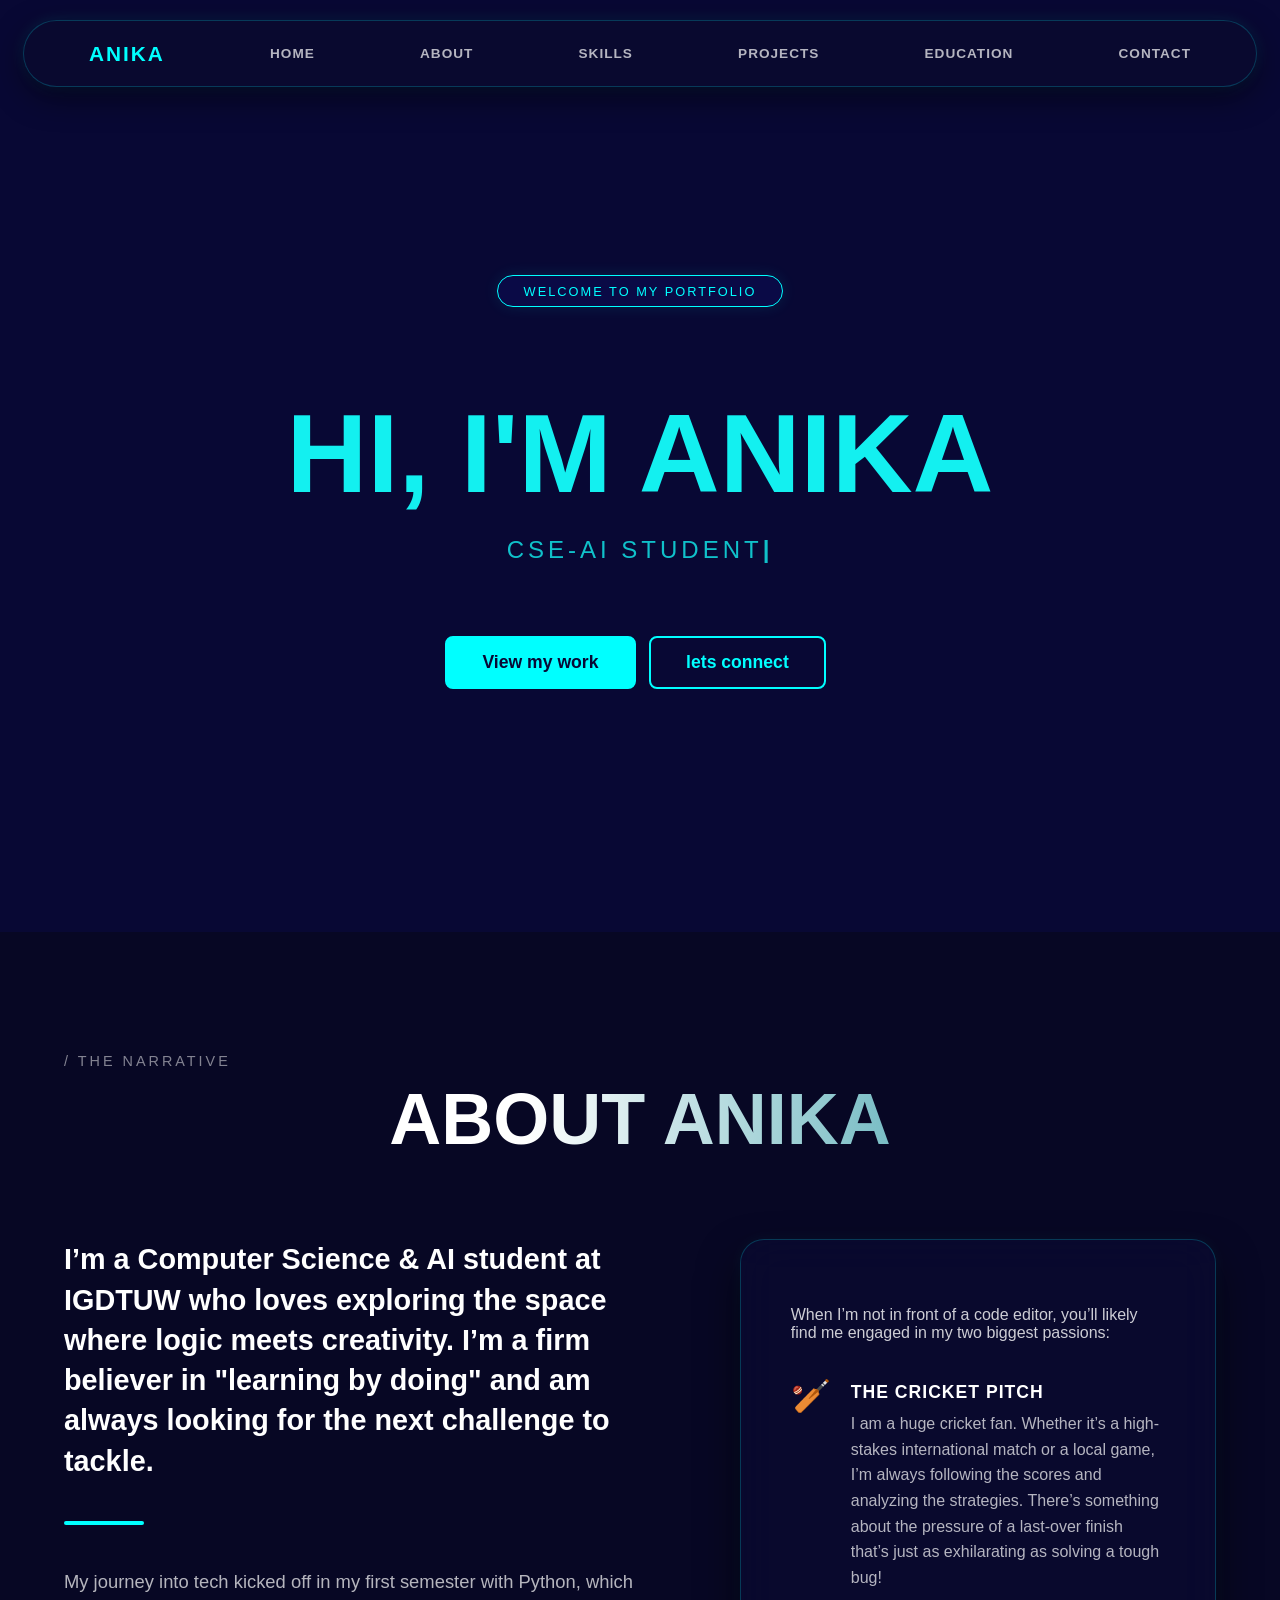
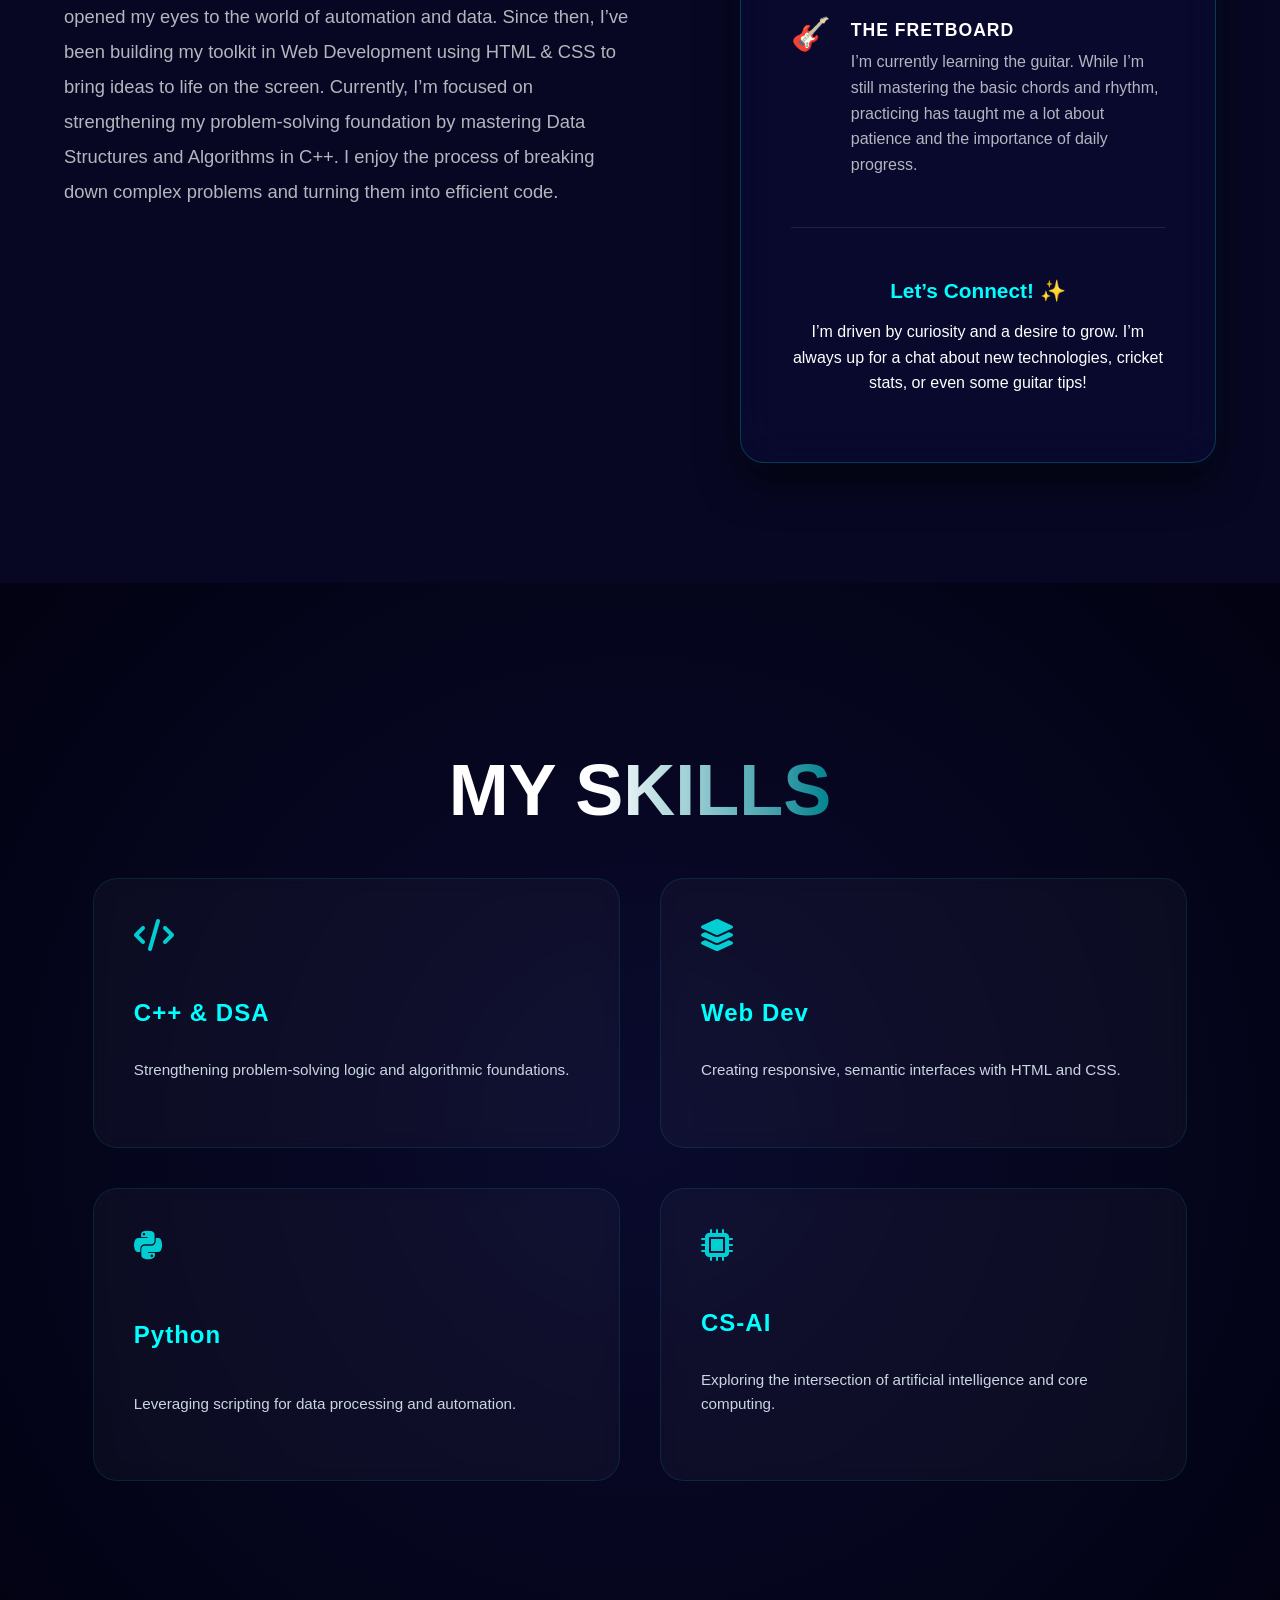
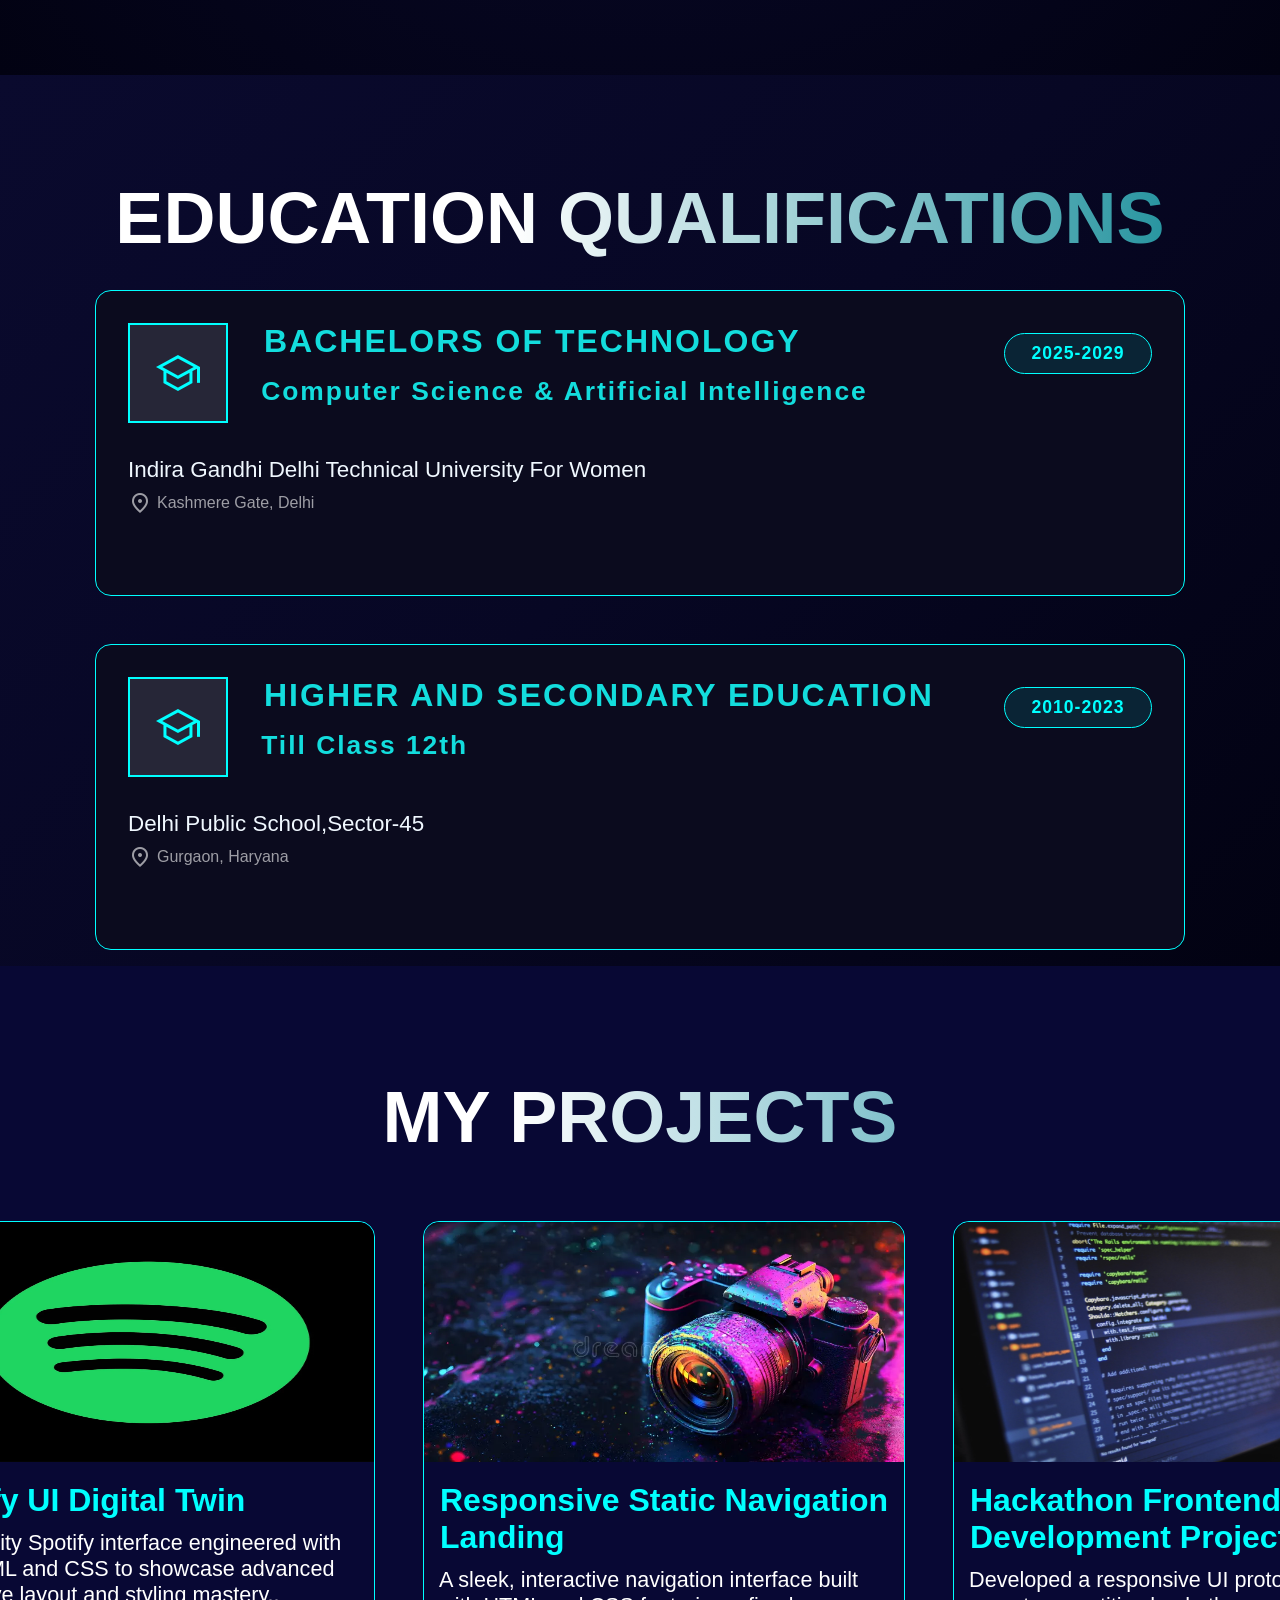
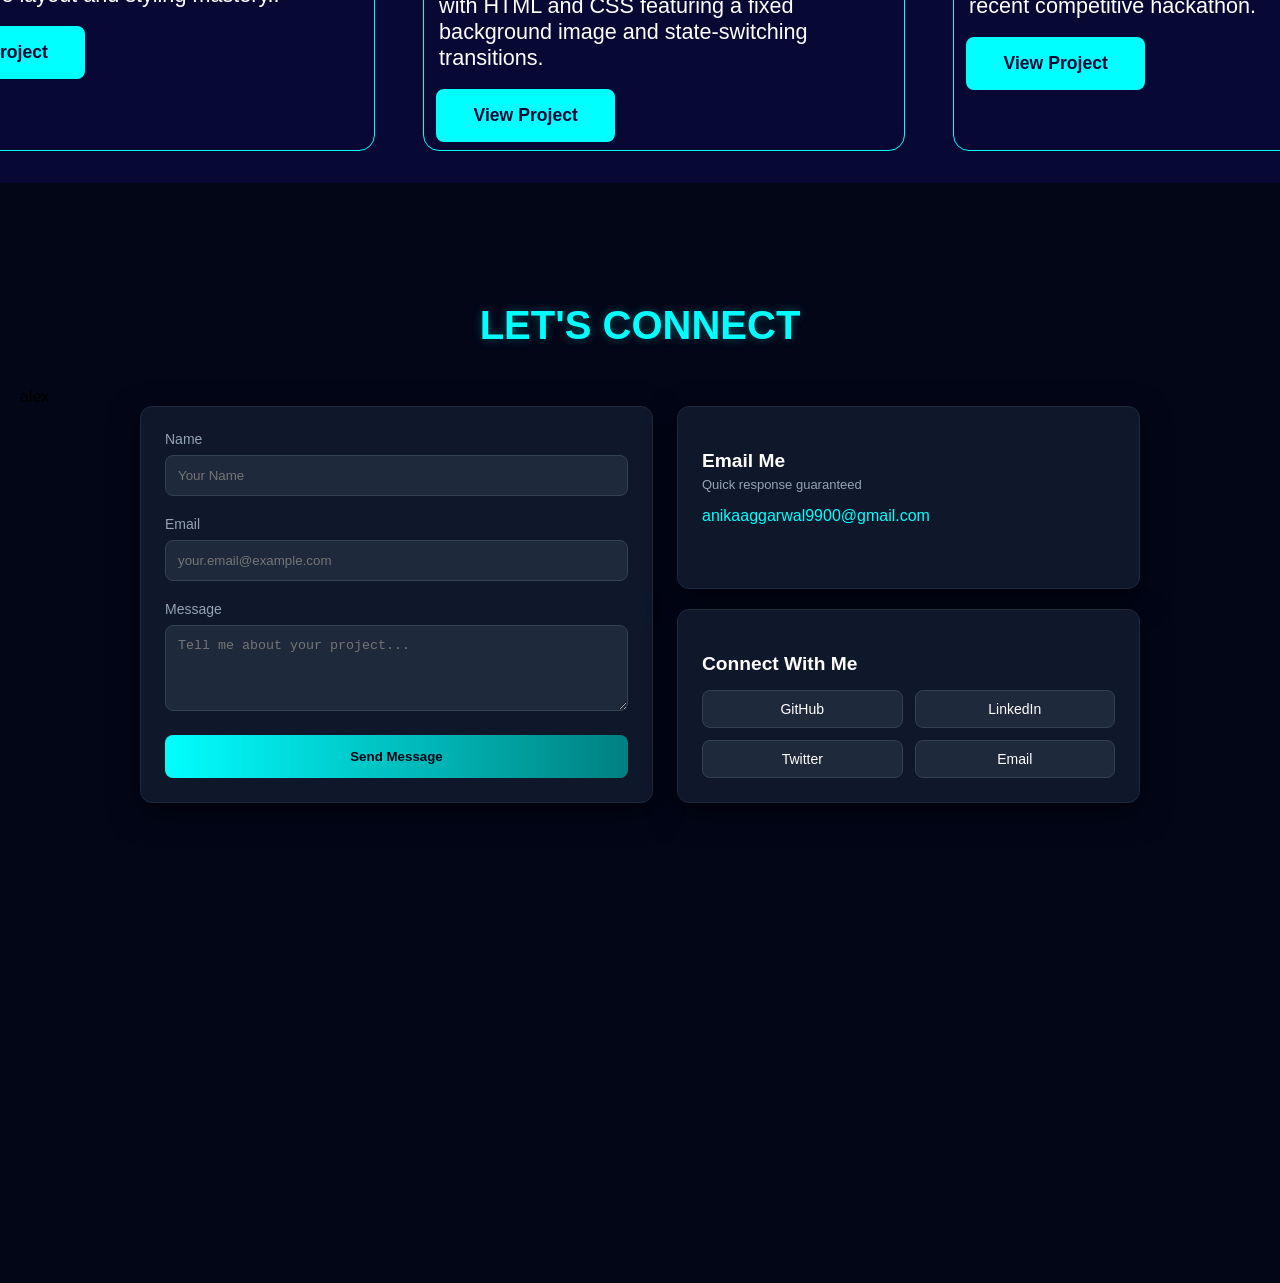
<file: index.html>
<!DOCTYPE html>
<html lang="en">
<head>
    <meta charset="UTF-8">
    <meta name="viewport" content="width=device-width, initial-scale=1.0">
    <title>Document</title>
    <link rel="stylesheet" href="https://fonts.googleapis.com/css2?family=Material+Symbols+Outlined:opsz,wght,FILL,GRAD@20..48,100..700,0..1,-50..200" />
    <link rel="stylesheet" href="home.css">
    <link rel="stylesheet" href="https://cdnjs.cloudflare.com/ajax/libs/font-awesome/6.0.0/css/all.min.css">

</head>

<body>
    <div class="navigation_bar">
        <div class="tab name">Anika</div>
        <a href="#page"><div class="tab">Home</div></a>
        <a href="#about"><div class="tab">About</div></a>
        <a href="#skills"><div class="tab">Skills</div></a>
        <a href="#projects"><div class="tab">Projects</div></a>
        <a href="#education"><div class="tab">education</div></a>
        <a href="#contact"><div class="tab">Contact</div></a>
    </div>
    <section class="page" id="page">
    <div class="welcome">welcome to my portfolio</div>
    <h2>HI, I'M ANIKA</h2>
    <p class="typing"><span id="dynamic-text"></span><span class="cursor">|</span></p>
    <div class="buttons">
    <a href="#projects" class="projects"><button>View my work</button></a>
    <a href="#contact" class="contact"><button>lets connect</button></a>
    </div>
    <div class="icons">


    </div>
    </section>
    <section id="about" class="about">
    <div class="about_container">
        
        <div class="heading_wrapper">
            <span class="eyebrow">/ The Narrative</span>
            <h2 class="main_heading">ABOUT ANIKA</h2>
        </div>

        <div class="about_grid">
            
            <div class="text_narrative">
                <p class="content lead_paragraph">
                    I’m a Computer Science & AI student at IGDTUW who loves exploring the space where logic meets creativity. I’m a firm believer in "learning by doing" and am always looking for the next challenge to tackle.
                </p>
                <div class="divider_accent"></div>
                <p class="content_body">
                    My journey into tech kicked off in my first semester with Python, which opened my eyes to the world of automation and data. Since then, I’ve been building my toolkit in Web Development using HTML & CSS to bring ideas to life on the screen. Currently, I’m focused on strengthening my problem-solving foundation by mastering Data Structures and Algorithms in C++. I enjoy the process of breaking down complex problems and turning them into efficient code.
                </p>
            </div>

            <div class="passion_card">
                <p class="card_intro">When I’m not in front of a code editor, you’ll likely find me engaged in my two biggest passions:</p>
                
                <div class="passion_item">
                    <span class="passion_icon">🏏</span>
                    <div class="passion_text">
                        <h3>The Cricket Pitch</h3>
                        <p>I am a huge cricket fan. Whether it’s a high-stakes international match or a local game, I’m always following the scores and analyzing the strategies. There’s something about the pressure of a last-over finish that’s just as exhilarating as solving a tough bug!</p>
                    </div>
                </div>

                <div class="passion_item">
                    <span class="passion_icon">🎸</span>
                    <div class="passion_text">
                        <h3>The Fretboard</h3>
                        <p>I’m currently learning the guitar. While I’m still mastering the basic chords and rhythm, practicing has taught me a lot about patience and the importance of daily progress.</p>
                    </div>
                </div>

                <div class="connect_callout">
                    <h3>Let’s Connect! ✨</h3>
                    <p>I’m driven by curiosity and a desire to grow. I’m always up for a chat about new technologies, cricket stats, or even some guitar tips!</p>
                </div>
            </div>

        </div> </div> </section>
        <!-- section 3  -->
         <section class="skills" id="skills">
             <h2 class="main_heading skillhead"> MY SKILLS</h2>
        <div class="cards">
        <div class="card">
            <i class="fa-solid fa-code icon"></i>
        <h3>C++ & DSA</h3>
        <p>Strengthening problem-solving logic and algorithmic foundations.</p>
       </div>
        <div class="card">
            <i class="fa-solid fa-layer-group icon"></i>
        <h3>Web Dev</h3>
        <p>Creating responsive, semantic interfaces with HTML and CSS.</p>
       </div>
        <div class="card">
            <i class="fa-brands fa-python icon"></i>
        <h3>Python</h3>
        <p>Leveraging scripting for data processing and automation.</p>
        </div>
        <div class="card">
            <i class="fa-solid fa-microchip icon"></i>
        <h3>CS-AI</h3>
        <p>Exploring the intersection of artificial intelligence and core computing.</p>
        </div>
        <div>
         </section>
        <section class="education" id="education">
            <h2 class="main_heading skillhead">EDUCATION QUALIFICATIONS</h2>
            <div class="boxes">
            <div class="box1">
    <div class="degree">
        <span class="material-symbols-outlined aqua">school</span>
        
        <div class="combined-info">
            <div class="text-content">
                <div class="Bachelors">Bachelors of Technology</div>
                <div class="Bachelors2">Computer Science & Artificial Intelligence</div>
            </div>
            
            <div class="year-pill">2025-2029</div>
        </div>
    </div>
    
    <div class="college">Indira Gandhi Delhi Technical University for Women</div>
    <div class="location">
        <span class="material-symbols-outlined">location_on</span>
        Kashmere Gate, Delhi
    </div>
</div>

     <div class="box1">
    <div class="degree">
        <span class="material-symbols-outlined aqua">school</span>
        
        <div class="combined-info">
            <div class="text-content">
                <div class="Bachelors">Higher and Secondary Education</div>
                <div class="Bachelors2">Till Class 12th</div>
            </div>
            
            <div class="year-pill">2010-2023</div>
        </div>
    </div>
    
    <div class="college">Delhi Public School,Sector-45</div>
    <div class="location">
        <span class="material-symbols-outlined">location_on</span>
        Gurgaon, Haryana
    </div>
</div>
        </div>
        </section>
        <section class="projects" id="projects">
            <h2 class="main_heading skillhead">MY PROJECTS</h2>
            <div class="projcards">
                <div class="projcard">
                    <img src="image.png" alt="spotify img">
                    <div class="projhead">Spotify UI Digital Twin</div>
                    <div class="projinfo">High-fidelity Spotify interface engineered with pure HTML and CSS to showcase advanced responsive layout and styling mastery..</div>
                    <a href="spotify.html"><button class="projects">View Project</button></a>
                </div>
                <div class="projcard">
                    <img src="image1.png" alt="spotify img">
                    <div class="projhead">Responsive Static Navigation Landing</div>
                    <div class="projinfo">A sleek, interactive navigation interface built with HTML and CSS featuring a fixed background image and state-switching transitions.</div>
                    <a href="miniproject/mini_project.html"><button class="projects">View Project</button></a>
                </div>
                <div class="projcard">
                    <img src="image2.png" alt="spotify img">
                    <div class="projhead">Hackathon Frontend Development Project</div>
                    <div class="projinfo">Developed a responsive UI prototype for a recent competitive hackathon.</div>
                    <a href="https://bytenova.onrender.com"><button class="projects">View Project</button></a>
                </div>
            </div>
        </section>
        <section class="contact-section" id="contact">
    <h2 class="aqua-heading">Let's Connect</h2>alex



    
    <div class="contact-container">
        <div class="contact-card">
            <div class="input-group">
                <label>Name</label>
                <input type="text" placeholder="Your Name">
            </div>
            <div class="input-group">
                <label>Email</label>
                <input type="email" placeholder="your.email@example.com">
            </div>
            <div class="input-group">
                <label>Message</label>
                <textarea rows="4" placeholder="Tell me about your project..."></textarea>
            </div>
            <button class="btn-send">Send Message</button>
        </div>

        <div class="info-column">
            <div class="contact-card">
                <h3>Email Me</h3>
                <p class="subtext">Quick response guaranteed</p>
                <a href="anikaaggarwal9900@gmail.com" class="aqua-link">anikaaggarwal9900@gmail.com</a>
            </div>

            <div class="contact-card">
                <h3>Connect With Me</h3>
                <div class="social-grid">
                    <a href="#" class="social-btn">GitHub</a>
                    <a href="#" class="social-btn">LinkedIn</a>
                    <a href="#" class="social-btn">Twitter</a>
                    <a href="#" class="social-btn">Email</a>
                </div>
            </div>
        </div>
    </div>
</section>

</body>
<script src="script.js"></script>
</html>
</file>
<file: home.css>
body {
    background-color: rgb(8, 8, 52);
    margin: 0; 
    padding: 0;
    font-family: 'Inter', sans-serif;
}
.navigation_bar {
    display: flex;
    justify-content: space-between;
    align-items: center;
    padding: 0 40px;
    width: 90%;           
    max-width: 1200px;
    height: 65px;
    margin: 20px auto;     
    border-radius: 3em;   
    
    position: fixed;
    top: 0;
    left: 0;
    right: 0;
    z-index: 10000;
    background: rgba(10, 10, 46, 0.7);
    backdrop-filter: blur(15px);
    border: 1px solid rgba(0, 255, 255, 0.2);
    box-shadow: 0 10px 30px rgba(0, 0, 0, 0.5), 
                0 0 15px rgba(0, 255, 255, 0.1);
}

.tab {
    font-size: 0.85em;
    text-transform: uppercase;
    font-weight: 600;
    letter-spacing: 1px;
    padding: 10px 20px;
    margin: 0 5px;
    cursor: pointer;
    border-radius: 30px;  
    color: rgba(255, 255, 255, 0.7);
    transition: all 0.3s cubic-bezier(0.4, 0, 0.2, 1);
}


.tab:hover {
    color: #fff;
    background: rgba(0, 255, 255, 0.1); 
    transform: translateY(-2px);       
    text-shadow: 0 0 8px rgba(0, 255, 255, 0.8);
}

.tab.name {
    color: aqua;
    font-weight: 900;
    font-size: 1.3em;
    letter-spacing: 2px;
    background: none; 
}

.tab.name:hover {
    transform: none;
    background: none;
}

.page{
    background-color: rgb(8, 8, 52);
    height: 100vh;
    width: 100%;
    text-align: center;
    display: flex;
    flex-direction: column;
    justify-content: center; 
    align-items: center;
    padding-top: 2em
}

.welcome{
    border: 2em;
    border: 0.1em solid aqua;
    color:aqua ;
    background-color: rgb(10, 10, 70);
    display: inline-block;

    padding: 0.6em 2em;
    border-radius: 3em; 
    font-size: 0.8em;
    letter-spacing: 2px;
    text-transform: uppercase;
    margin-bottom: 2em;
    box-shadow: 0 0 15px rgba(0, 255, 255, 0.1);

}
h2{
    text-transform: uppercase;
    text-align: center;
    color: rgb(19, 240, 240);
    font-size: 7em;
    font-weight: 900;
    margin-bottom: 0;
    margin-top: 0.5em;
}
.typing {
    text-transform: uppercase;
    text-align: center;
    color: rgba(19, 240, 240, 0.8);
    font-size: 1.5em; 
    letter-spacing: 4px;
    margin-top: 0.75em;
    margin-bottom: 3em;
}


.cursor {
    font-weight: bold;
    color: rgba(19, 240, 240, 0.8);
    animation: blink 0.7s infinite;
}

@keyframes blink {
    0%, 100% { opacity: 1; }
    50% { opacity: 0; }
}

.projects button, .contact button {
    cursor: pointer;
    font-family: 'Inter', sans-serif;
    font-weight: 700;
    font-size: 1.1em;
    padding: 0.8em 2em;
    height: auto; 
    border-radius: 8px;
    transition: all 0.3s ease;
    border: 2px solid aqua;
    margin-right: 0.5em;
}

.projects button {
    background-color: aqua;
    color: rgb(8, 8, 52);
}

.projects button:hover {
    background-color: transparent;
    color: aqua;
    box-shadow: 0 0 20px rgba(0, 255, 255, 0.4);
}

.contact button {
    background-color: transparent;
    color: aqua;
}

.contact button:hover {
    background-color: rgba(0, 255, 255, 0.1);
    transform: translateY(-3px); }


.about {
    background-color: rgb(7, 7, 36);
    min-height: 100vh; 
    width: 100%;
    padding: 120px 0; 
    color: white;
    display: flex;
    justify-content: center;
    align-items: center;
}

.about_container {
    width: 90%;
    max-width: 1300px;
    margin: 0 auto;
}


.heading_wrapper {
    text-align: left;
    margin-bottom: 80px;
}

.eyebrow {
    font-size: 0.9em;
    color: rgba(255, 255, 255, 0.5);
    text-transform: uppercase;
    letter-spacing: 3px;
    font-weight: 300;
}

.main_heading {
    font-size: clamp(3em, 6vw, 4.5em);
    font-weight: 900;
    margin: 10px 0 0;
    line-height: 1.1;
    color: white;
    text-transform: uppercase;
    background: linear-gradient(to right, #fff 40%, rgba(0, 255, 255, 0.5));
    background-clip:text ;
    -webkit-background-clip: text;
    -webkit-text-fill-color: transparent;
}


.about_grid {
    display: flex;
    justify-content: space-between;
    gap: 100px; 
    align-items: flex-start; 
}


.text_narrative {
    flex: 2;
}

.content.lead_paragraph {
    font-size: 1.8em;
    font-weight: 600;
    color: #fff;
    line-height: 1.4;
    margin: 0;
    max-width: none; 
}

.divider_accent {
    width: 80px;
    height: 4px;
    background-color: aqua;
    margin: 40px 0;
    border-radius: 2px;
}

.content_body {
    font-size: 1.15em;
    font-weight: 300;
    color: rgba(255, 255, 255, 0.7);
    line-height: 1.9;
}


.passion_card {
    flex: 1.3; 
    background: rgba(10, 10, 50, 0.7); 
    backdrop-filter: blur(20px); 
    border-radius: 24px;
    padding: 50px;
    border: 1px solid rgba(0, 255, 255, 0.2);
    position: relative;
    overflow: hidden;
    box-shadow: 0 20px 40px rgba(0, 0, 0, 0.6), 
                0 0 15px rgba(0, 255, 255, 0.05);
}

.card_intro {
    font-size: 1em;
    color: rgba(255, 255, 255, 0.8);
    margin-bottom: 40px;
    font-weight: 300;
}

.passion_item {
    display: flex;
    align-items: flex-start;
    gap: 20px;
    margin-bottom: 30px;
}

.passion_icon {
    font-size: 2em;
    margin-top: -5px; 
}

.passion_text h3 {
    margin: 0 0 8px 0;
    font-weight: 700;
    color: white;
    font-size: 1.1em;
    text-transform: uppercase;
    letter-spacing: 1px;
}

.passion_text p {
    margin: 0;
    font-weight: 300;
    font-size: 1rem;
    color: rgba(255, 255, 255, 0.7);
    line-height: 1.6;
}

.connect_callout {
    margin-top: 50px;
    padding-top: 30px;
    border-top: 1px solid rgba(255, 255, 255, 0.1);
    text-align: center;
}

.connect_callout h3 {
    color: aqua;
    font-size: 1.3em;
    margin-bottom: 15px;
}

.connect_callout p {
    font-weight: 300;
    font-size: 1rem;
    color: white;
    line-height: 1.6;
}
.skills {
    min-height: 100vh;
    display: flex;
    flex-direction: column;
    align-items: center;
    padding: 6rem 2rem;
    background: radial-gradient(circle at center, #0a0a2e 0%, #020212 100%);
}

.cards {
    display: grid;
    grid-template-columns: repeat(auto-fit, minmax(350px, 1fr));
    gap: 2.5rem;
    width: 90%;
    max-width: 1100px;
    margin-top: 3rem;
}

.card {
    position: relative; 
    background: rgba(255, 255, 255, 0.03);
    border: 1px solid rgba(0, 255, 255, 0.1);
    border-radius: 1.5rem;
    padding: 2.5rem;
    transition: all 0.3s ease;
    backdrop-filter: blur(10px);
    display: flex;
    flex-direction: column;
    justify-content: space-between;
}


.card:hover {
    transform: translateY(-10px);
    border-color: rgba(0, 255, 255, 0.5);
    box-shadow: 0 0 25px rgba(0, 255, 255, 0.2);
    background: rgba(0, 255, 255, 0.05);
}

.card .icon {
    font-size: 2rem;
    color: #00ffff;
    margin-bottom: 1.5rem;
    opacity: 0.8;
}

.card h3 {
    font-size: 1.5rem;
    color: #00ffff;
    margin-bottom: 1rem;
    letter-spacing: 1px;
}

.card p {
    font-size: 0.95rem;
    color: #cbd5e1;
    line-height: 1.6;
    margin-bottom: 1.5rem;
}
.education{
    align-items: center;
        background: linear-gradient(
        135deg, 
        #0a0a2e 0%,   
        #070724 50%, 
        #020212 100%  
    );
    padding-top:2em;

}
.box1{
    background-color: #0b0b1e;
    border: 0.1em solid aqua;
    height: 15em;
    width: 80%;
    margin-top: 2em;
    margin-bottom: 1em;
    border-radius:1em ;
    padding: 2em 2em;
}
.boxes{
    display: flex;
    margin-bottom: 1em;
    flex-direction: column;
    align-items: center;
}
.aqua{
    color: aqua;
    font-size: 3em;
    border:0.05em solid aqua;
    background-color: #3a3a4a93 ;
    padding:0.5em;
}
.Bachelors{
    color: rgb(19, 221, 221);
    text-transform: uppercase;
    letter-spacing: 2px;
    margin-left: 0.5em;
    font-size: 2em;
    font-weight: 600;
    margin-bottom: 0.5em;
}
.info{
    display: flex;
    flex-direction: column;
    margin-top: 0.5em;

}
.degree{
    display: flex;
}
.Bachelors2{
    color: rgb(19, 221, 221);
    text-transform: capitalize;
    letter-spacing: 2px;
    margin-left: 0.5em;
    font-size: 1.65em;
    font-weight: 550;
    margin-bottom: 0.5em;
}
.college{
    color: aliceblue;font-size: 1.7em; text-transform:capitalize;margin-top: 1em;
}

.combined-info {
    display: flex;
    justify-content: space-between; 
    align-items: flex-start;      
    width: 100%;                  
}


.year-pill {
    background-color: rgba(0, 255, 255, 0.1); 
    color: aqua;
    border: 1px solid aqua;
    padding: 0.5em 1.5em;
    border-radius: 50px;          
    font-size: 1.1em;
    font-weight: 600;
    letter-spacing: 1px;
    white-space: nowrap;           
    margin-top: 10px;             
}


.degree {
    display: flex;
    gap: 20px;
    width: 100%;
}


.college {
    color: aliceblue;
    font-size: 1.4em; 
    text-transform: capitalize;
    margin-top: 1.5em;
    font-weight: 300;
}

.location {
    display: flex;
    align-items: center;
    color: rgba(255, 255, 255, 0.6);
    margin-top: 0.5em;
    gap: 5px;
}
.projects{
    padding-top: 1.5em;

}
.projcards{
    display: flex;
    justify-content: center;
    align-content: center;
    margin-bottom: 2em;
    margin-top: 4em;
}
.projcard{
    height: 33em;
    width: 30em;
    margin-left: 3em;
    border: 1px solid aqua;
    border-radius: 1em;
}
.projcard img{
    width: 30em;
    border-top-left-radius: 1em;
    border-top-right-radius: 1em;
    height: 15em;
}
.projhead{
    font-size: 2em;
    color:aqua;
    font-weight: 600;
    margin-top: 0.5em;
    margin-left: 0.5em;
}
.projinfo{
    text-align: left;
    color:white;
    margin-left: 0.7em;
    font-size: 1.35em;
    margin-top: 0.5em;
    margin-right: 0.2em;
}
.projcard button{
    margin-left: 0.7em;
    margin-top: 1em;
}

.contact-section {
    position: relative;
    padding: 100px 20px; 
    background-color: #020617; 
    min-height: 100vh;
    z-index: 10;
}

.contact-card h3 {
    color: #ffffff;
    margin-bottom: 5px;
    font-size: 1.2rem;
}


.aqua-heading {
    text-align: center;
    font-size: 2.5rem;
    margin-bottom: 40px;
    color: #00ffff;
    text-shadow: 0 0 10px rgba(0, 255, 255, 0.3);
    text-transform: uppercase;
}


.contact-container {
    display: flex;
    gap: 24px;
    max-width: 1000px;
    margin: 0 auto;
    flex-wrap: wrap;
    justify-content: center;
}

.contact-card {
    background-color: #0f172a;
    border: 1px solid #1e293b;
    border-radius: 12px;
    padding: 24px;
    flex: 1;
    min-width: 320px;
    box-shadow: 0 10px 30px rgba(0,0,0,0.5);
}

.info-column {
    display: flex;
    flex-direction: column;
    gap: 20px;
    flex: 1;
}


.input-group { margin-bottom: 20px; }

label { 
    display: block; 
    font-size: 14px; 
    margin-bottom: 8px; 
    color: #94a3b8; 
}

input, textarea {
    width: 100%;
    background: #1e293b;
    border: 1px solid #334155;
    border-radius: 8px;
    padding: 12px;
    color: white;
    outline: none;
    box-sizing: border-box; 
}

input:focus { border-color: #00ffff; }


.btn-send {
    width: 100%;
    background: linear-gradient(to right, #00ffff, #008080);
    color: #020617;
    border: none;
    padding: 14px;
    border-radius: 8px;
    font-weight: bold;
    cursor: pointer;
    transition: transform 0.2s;
}

.btn-send:hover { transform: scale(1.02); }

.aqua-link {
    color: #00ffff;
    text-decoration: none;
    font-weight: 500;
}

.social-grid {
    display: grid;
    grid-template-columns: 1fr 1fr;
    gap: 12px;
    margin-top: 15px;
}

.social-btn {
    background: #1e293b;
    border: 1px solid #334155;
    padding: 10px;
    border-radius: 8px;
    text-align: center;
    text-decoration: none;
    color: #ffffff;
    font-size: 14px;
    transition: 0.3s;
}

.social-btn:hover { 
    border-color: #00ffff;
    background: rgba(0, 255, 255, 0.05);
}

.subtext { color: #94a3b8; font-size: 13px; margin: 4px 0 15px 0; }
.navigation_bar a{
    text-decoration: none;

}
.skillhead{
    margin-top: 1em;
}
</file>
